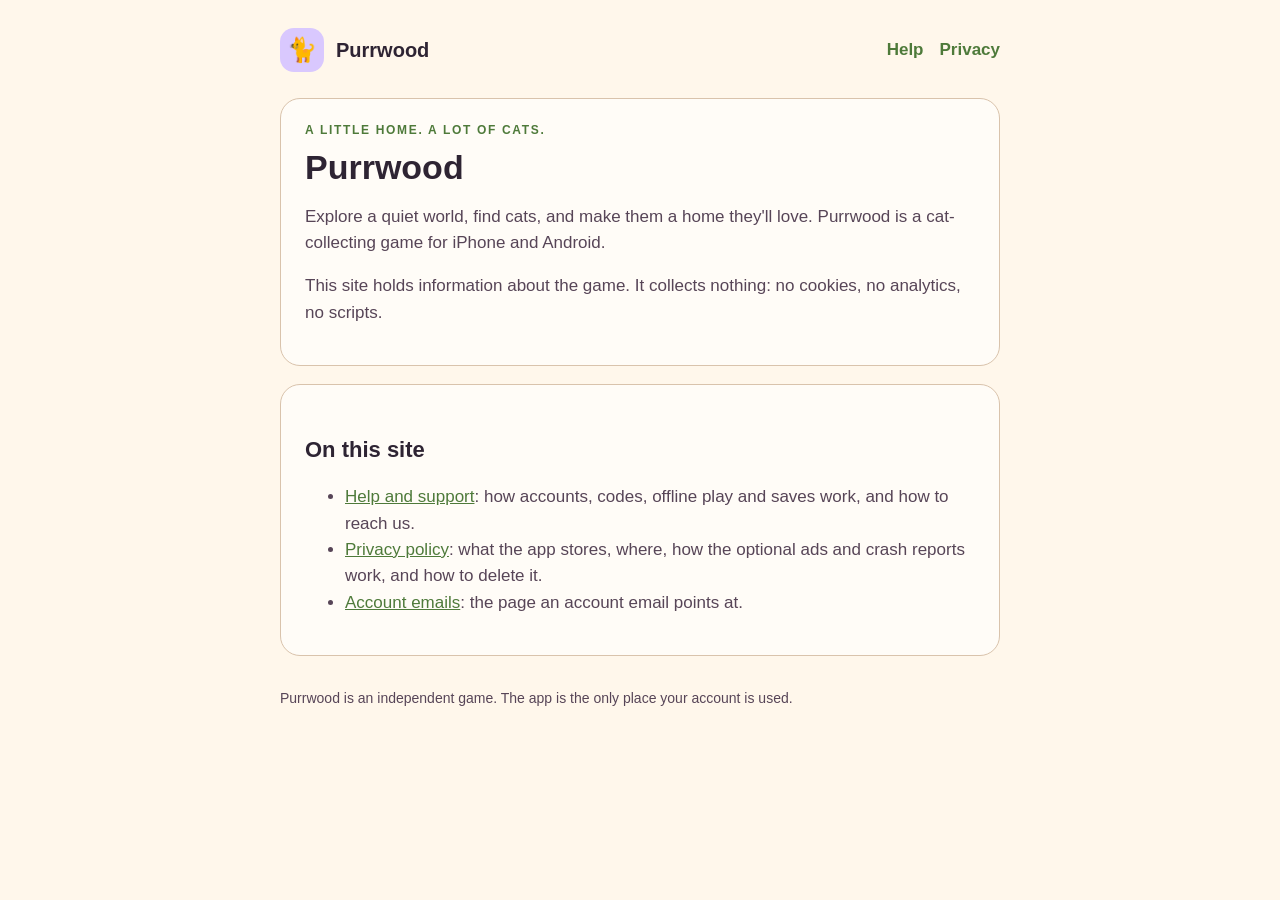
<file: index.html>
<!doctype html>
<html lang="en">
<head>
<meta charset="utf-8">
<meta name="viewport" content="width=device-width, initial-scale=1, viewport-fit=cover">
<meta http-equiv="Content-Security-Policy" content="default-src 'none'; style-src 'self'; img-src 'self' data:; base-uri 'none'; form-action 'none'">
<meta name="referrer" content="no-referrer">
<title>Purrwood</title>
<link rel="icon" href="favicon.svg" type="image/svg+xml">
<link rel="stylesheet" href="styles.css">
</head>
<body>
<header class="site">
  <div class="mark" aria-hidden="true">🐈</div>
  <a class="home" href="./">Purrwood</a>
  <nav><a href="help.html">Help</a><a href="privacy.html">Privacy</a></nav>
</header>
<main>
  <section class="card">
    <p class="eyebrow">A little home. A lot of cats.</p>
    <h1>Purrwood</h1>
    <p>Explore a quiet world, find cats, and make them a home they'll love. Purrwood is a cat-collecting game for iPhone and Android.</p>
    <p>This site holds information about the game. It collects nothing: no cookies, no analytics, no scripts.</p>
  </section>
  <section class="card">
    <h2>On this site</h2>
    <ul>
      <li><a href="help.html">Help and support</a>: how accounts, codes, offline play and saves work, and how to reach us.</li>
      <li><a href="privacy.html">Privacy policy</a>: what the app stores, where, how the optional ads and crash reports work, and how to delete it.</li>
      <li><a href="auth.html">Account emails</a>: the page an account email points at.</li>
    </ul>
  </section>
</main>
<footer>Purrwood is an independent game. The app is the only place your account is used.</footer>
</body>
</html>
</file>
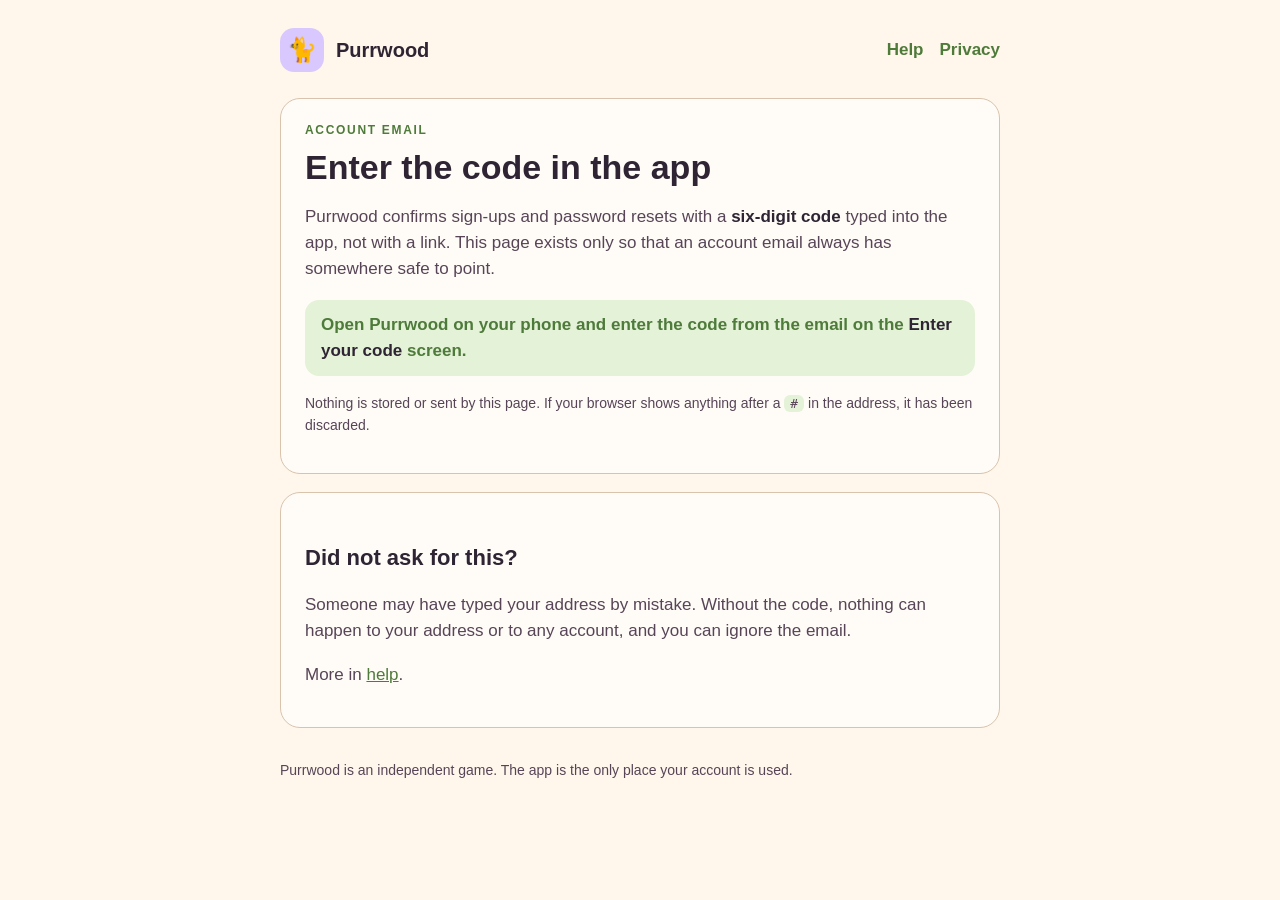
<file: auth.html>
<!doctype html>
<html lang="en">
<head>
<meta charset="utf-8">
<meta name="viewport" content="width=device-width, initial-scale=1, viewport-fit=cover">
<meta http-equiv="Content-Security-Policy" content="default-src 'none'; style-src 'self'; script-src 'self'; img-src 'self' data:; base-uri 'none'; form-action 'none'; connect-src 'none'">
<meta name="referrer" content="no-referrer">
<meta name="robots" content="noindex">
<title>Purrwood account</title>
<link rel="icon" href="favicon.svg" type="image/svg+xml">
<link rel="stylesheet" href="styles.css">
</head>
<body>
<header class="site">
  <div class="mark" aria-hidden="true">🐈</div>
  <a class="home" href="./">Purrwood</a>
  <nav><a href="help.html">Help</a><a href="privacy.html">Privacy</a></nav>
</header>
<main>
  <section class="card">
    <p class="eyebrow">Account email</p>
    <h1>Enter the code in the app</h1>
    <p>Purrwood confirms sign-ups and password resets with a <strong>six-digit code</strong> typed into the app, not with a link. This page exists only so that an account email always has somewhere safe to point.</p>
    <p class="notice" id="status">Open Purrwood on your phone and enter the code from the email on the <strong>Enter your code</strong> screen.</p>
    <p id="expired" class="warning" hidden>That link has expired or was already used. Open the app and ask for a new code.</p>
    <p class="muted">Nothing is stored or sent by this page. If your browser shows anything after a <code>#</code> in the address, it has been discarded.</p>
  </section>
  <section class="card">
    <h2>Did not ask for this?</h2>
    <p>Someone may have typed your address by mistake. Without the code, nothing can happen to your address or to any account, and you can ignore the email.</p>
    <p>More in <a href="help.html">help</a>.</p>
  </section>
</main>
<footer>Purrwood is an independent game. The app is the only place your account is used.</footer>
<script src="auth.js"></script>
</body>
</html>
</file>
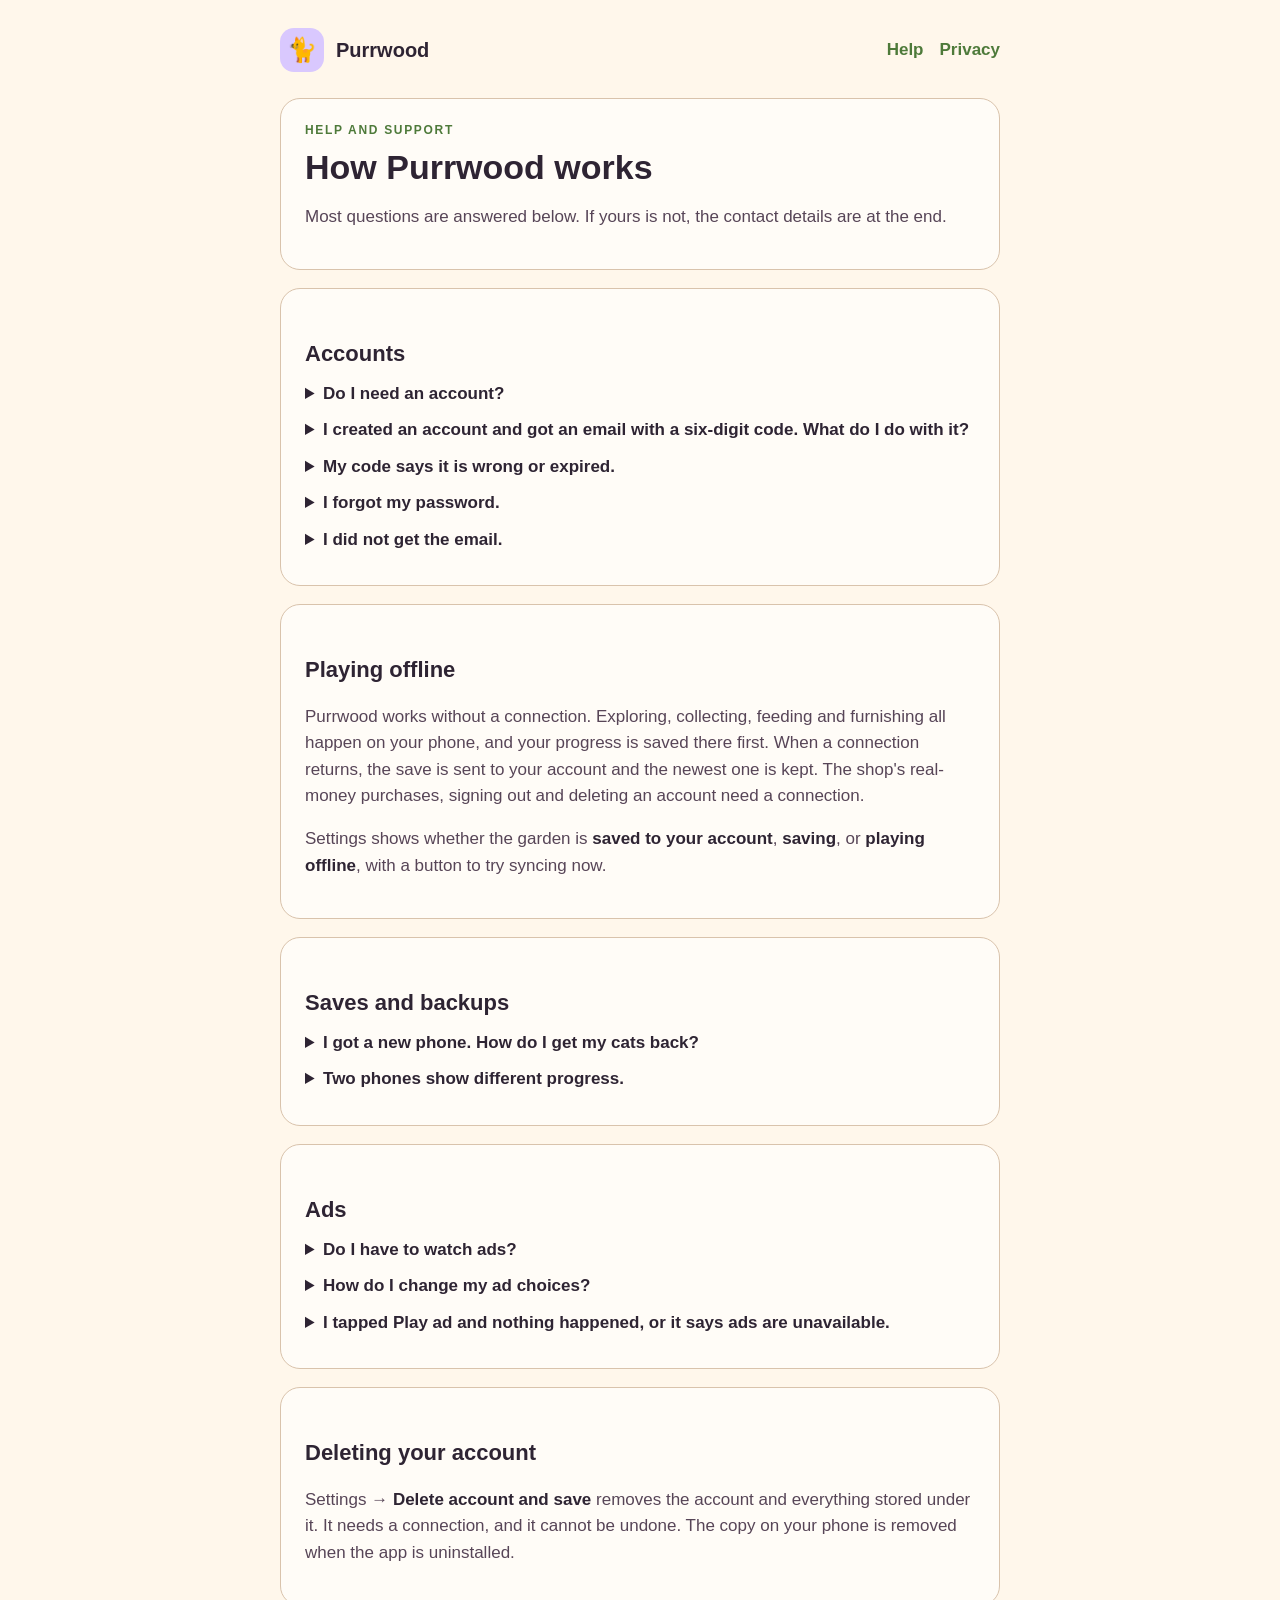
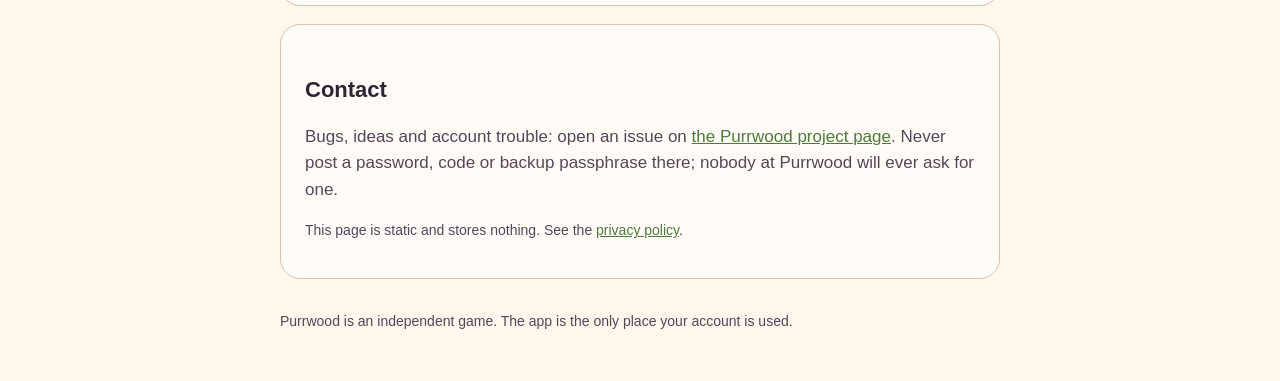
<file: help.html>
<!doctype html>
<html lang="en">
<head>
<meta charset="utf-8">
<meta name="viewport" content="width=device-width, initial-scale=1, viewport-fit=cover">
<meta http-equiv="Content-Security-Policy" content="default-src 'none'; style-src 'self'; img-src 'self' data:; base-uri 'none'; form-action 'none'">
<meta name="referrer" content="no-referrer">
<title>Purrwood help</title>
<link rel="icon" href="favicon.svg" type="image/svg+xml">
<link rel="stylesheet" href="styles.css">
</head>
<body>
<header class="site">
  <div class="mark" aria-hidden="true">🐈</div>
  <a class="home" href="./">Purrwood</a>
  <nav><a href="help.html">Help</a><a href="privacy.html">Privacy</a></nav>
</header>
<main>
  <section class="card">
    <p class="eyebrow">Help and support</p>
    <h1>How Purrwood works</h1>
    <p>Most questions are answered below. If yours is not, the contact details are at the end.</p>
  </section>

  <section class="card">
    <h2>Accounts</h2>
    <details>
      <summary>Do I need an account?</summary>
      <p>No. <strong>Continue as guest</strong> starts a garden right away. An account is only what lets that garden come back on another phone or after a reinstall. You can add an email or Apple sign-in to a guest garden at any time from Settings, and the garden stays exactly as it is.</p>
    </details>
    <details>
      <summary>I created an account and got an email with a six-digit code. What do I do with it?</summary>
      <p>Type it into the app on the <strong>Enter your code</strong> screen. Codes are entered in the app only; there is no link to tap and nothing to do on this website. If the app has closed, open it again and the code screen is still waiting.</p>
    </details>
    <details>
      <summary>My code says it is wrong or expired.</summary>
      <p>Codes last a short while. Go back, ask for another, and enter the newest one. Check that you are entering it on the same phone the request came from.</p>
    </details>
    <details>
      <summary>I forgot my password.</summary>
      <p>On the sign-in screen choose <strong>I forgot my password</strong>. If the address has an account, a code is emailed to it; enter the code and choose a new password. Finishing a reset signs out every other phone that was using the account.</p>
    </details>
    <details>
      <summary>I did not get the email.</summary>
      <p>Check spam and any promotions folder, and confirm the address is spelled correctly. For safety the app shows the same message whether or not an address has an account, so a missing email is not proof that one exists.</p>
    </details>
  </section>

  <section class="card">
    <h2>Playing offline</h2>
    <p>Purrwood works without a connection. Exploring, collecting, feeding and furnishing all happen on your phone, and your progress is saved there first. When a connection returns, the save is sent to your account and the newest one is kept. The shop's real-money purchases, signing out and deleting an account need a connection.</p>
    <p>Settings shows whether the garden is <strong>saved to your account</strong>, <strong>saving</strong>, or <strong>playing offline</strong>, with a button to try syncing now.</p>
  </section>

  <section class="card">
    <h2>Saves and backups</h2>
    <details>
      <summary>I got a new phone. How do I get my cats back?</summary>
      <p>Sign in with the same email or Apple account and the garden comes down from your account. If you only ever played as a guest and never added an account, the save lives on the old phone only. You can also move a save by hand with an encrypted backup file from Settings, which needs a passphrase you choose.</p>
    </details>
    <details>
      <summary>Two phones show different progress.</summary>
      <p>Each phone plays on its own and syncs when it can. The account keeps whichever save has gone furthest. Playing on both at once is fine; playing on one while the other is offline for a long time means the further one wins when both reconnect.</p>
    </details>
  </section>

  <section class="card">
    <h2>Ads</h2>
    <details>
      <summary>Do I have to watch ads?</summary>
      <p>No. Purrwood has optional rewarded video ads: tap <strong>Play ad</strong> for a bonus such as another go at a daily activity or some Tokens. Nothing in the game needs one, and no ad appears unless you ask for it.</p>
    </details>
    <details>
      <summary>How do I change my ad choices?</summary>
      <p>Open <strong>Settings → Ad privacy choices</strong> to see or change what you agreed to. Purrwood does not ask for tracking permission on iPhone. On Android you can reset your advertising ID in your phone's Settings. The <a href="privacy.html#ads">privacy policy</a> explains what the ads use.</p>
    </details>
    <details>
      <summary>I tapped Play ad and nothing happened, or it says ads are unavailable.</summary>
      <p>Ads need a connection and a moment to load, and sometimes there is no ad to show right now, or an ad choice above means none can be requested. Try again later. If you watched an ad to the end and the reward has not arrived, open the same place again: it is confirmed with the server and can take a minute.</p>
    </details>
  </section>

  <section class="card">
    <h2>Deleting your account</h2>
    <p>Settings → <strong>Delete account and save</strong> removes the account and everything stored under it. It needs a connection, and it cannot be undone. The copy on your phone is removed when the app is uninstalled.</p>
  </section>

  <section class="card">
    <h2>Contact</h2>
    <p>Bugs, ideas and account trouble: open an issue on <a href="https://github.com/Can1Cyp2/Purrwood/issues">the Purrwood project page</a>. Never post a password, code or backup passphrase there; nobody at Purrwood will ever ask for one.</p>
    <p class="muted">This page is static and stores nothing. See the <a href="privacy.html">privacy policy</a>.</p>
  </section>
</main>
<footer>Purrwood is an independent game. The app is the only place your account is used.</footer>
</body>
</html>
</file>
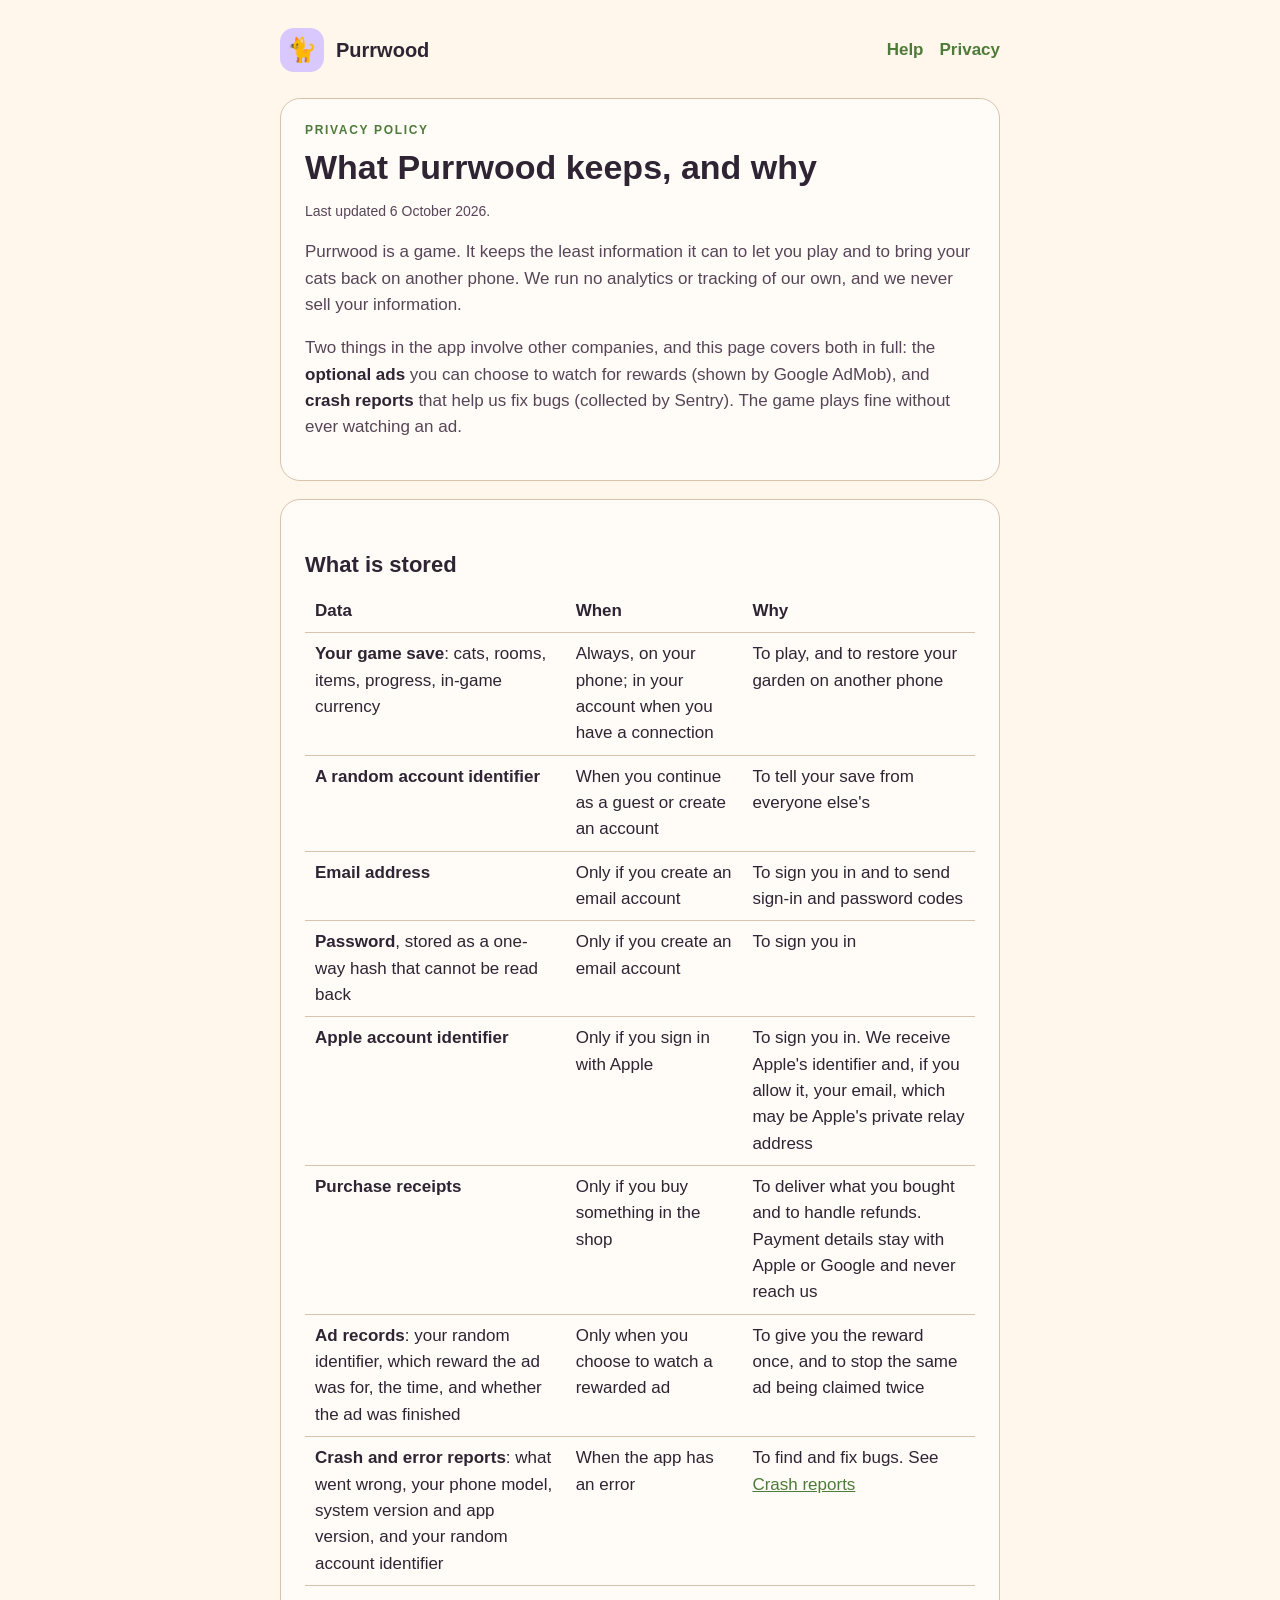
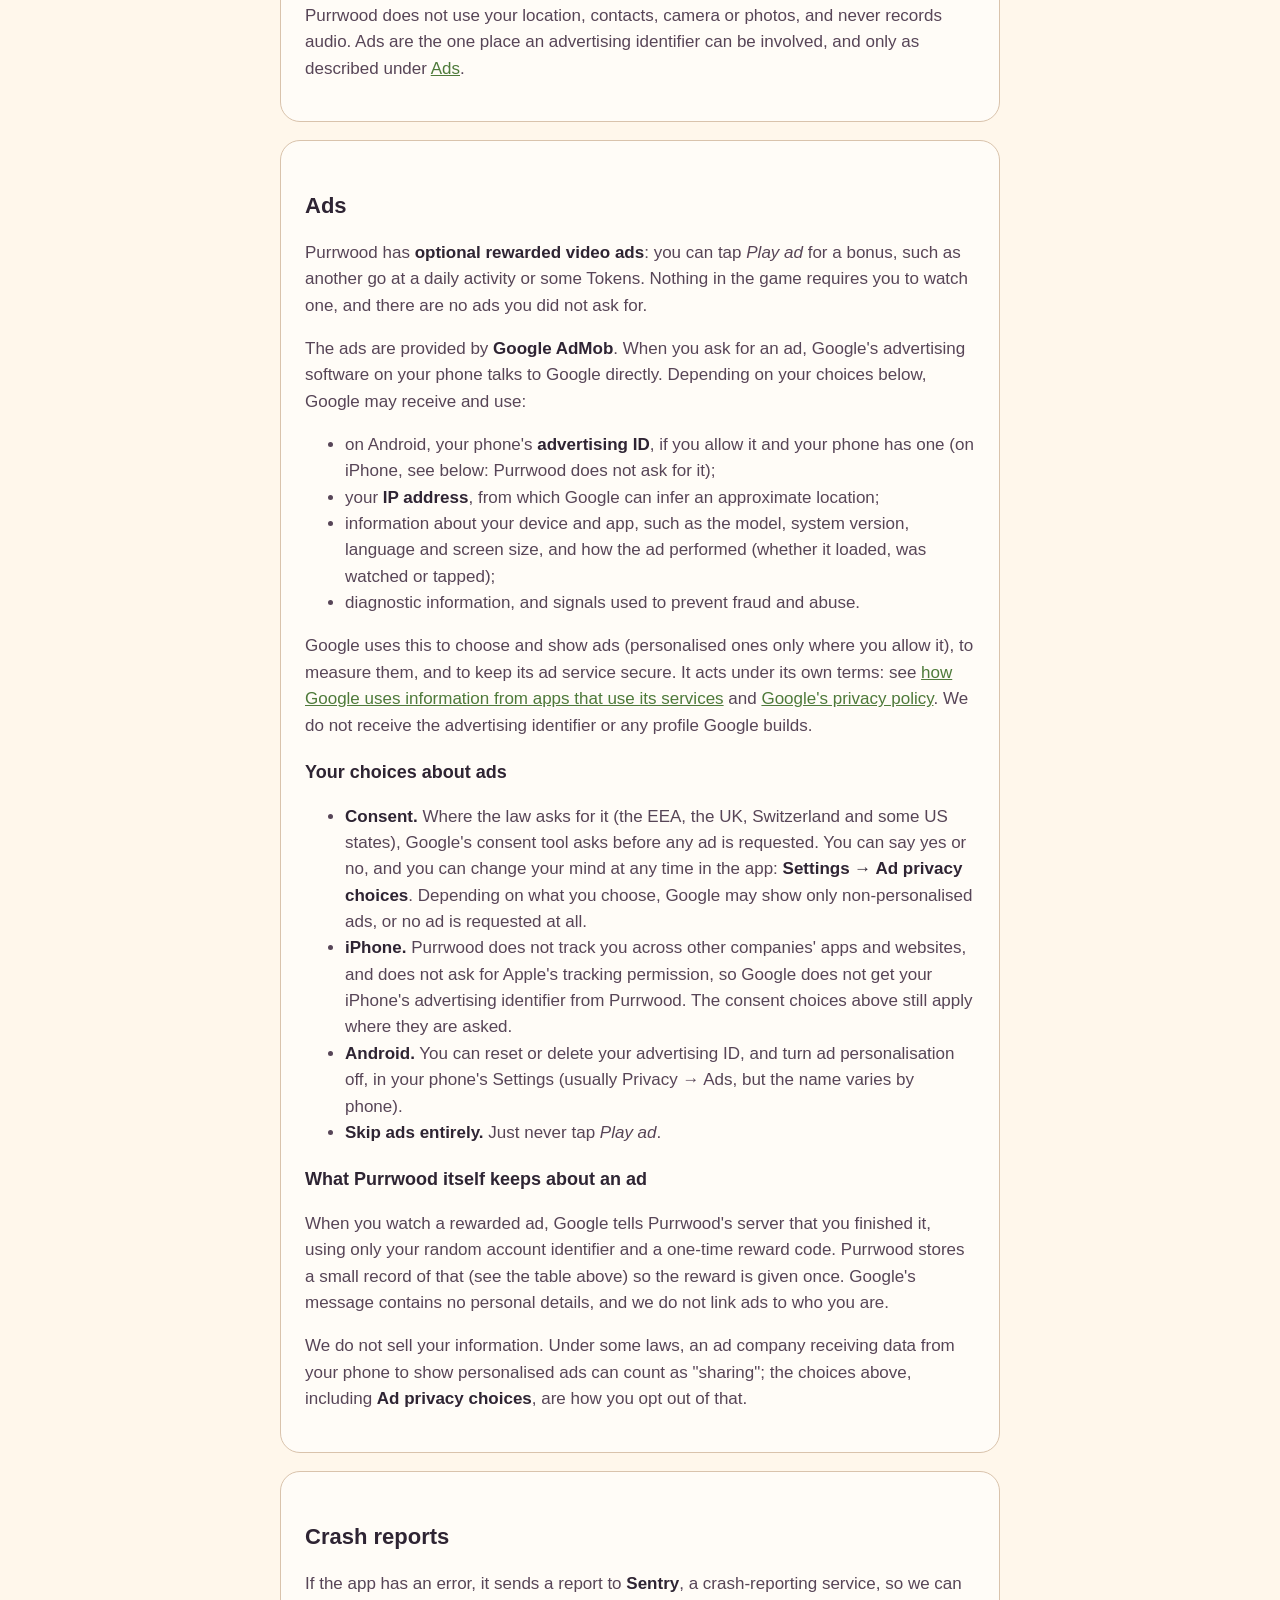
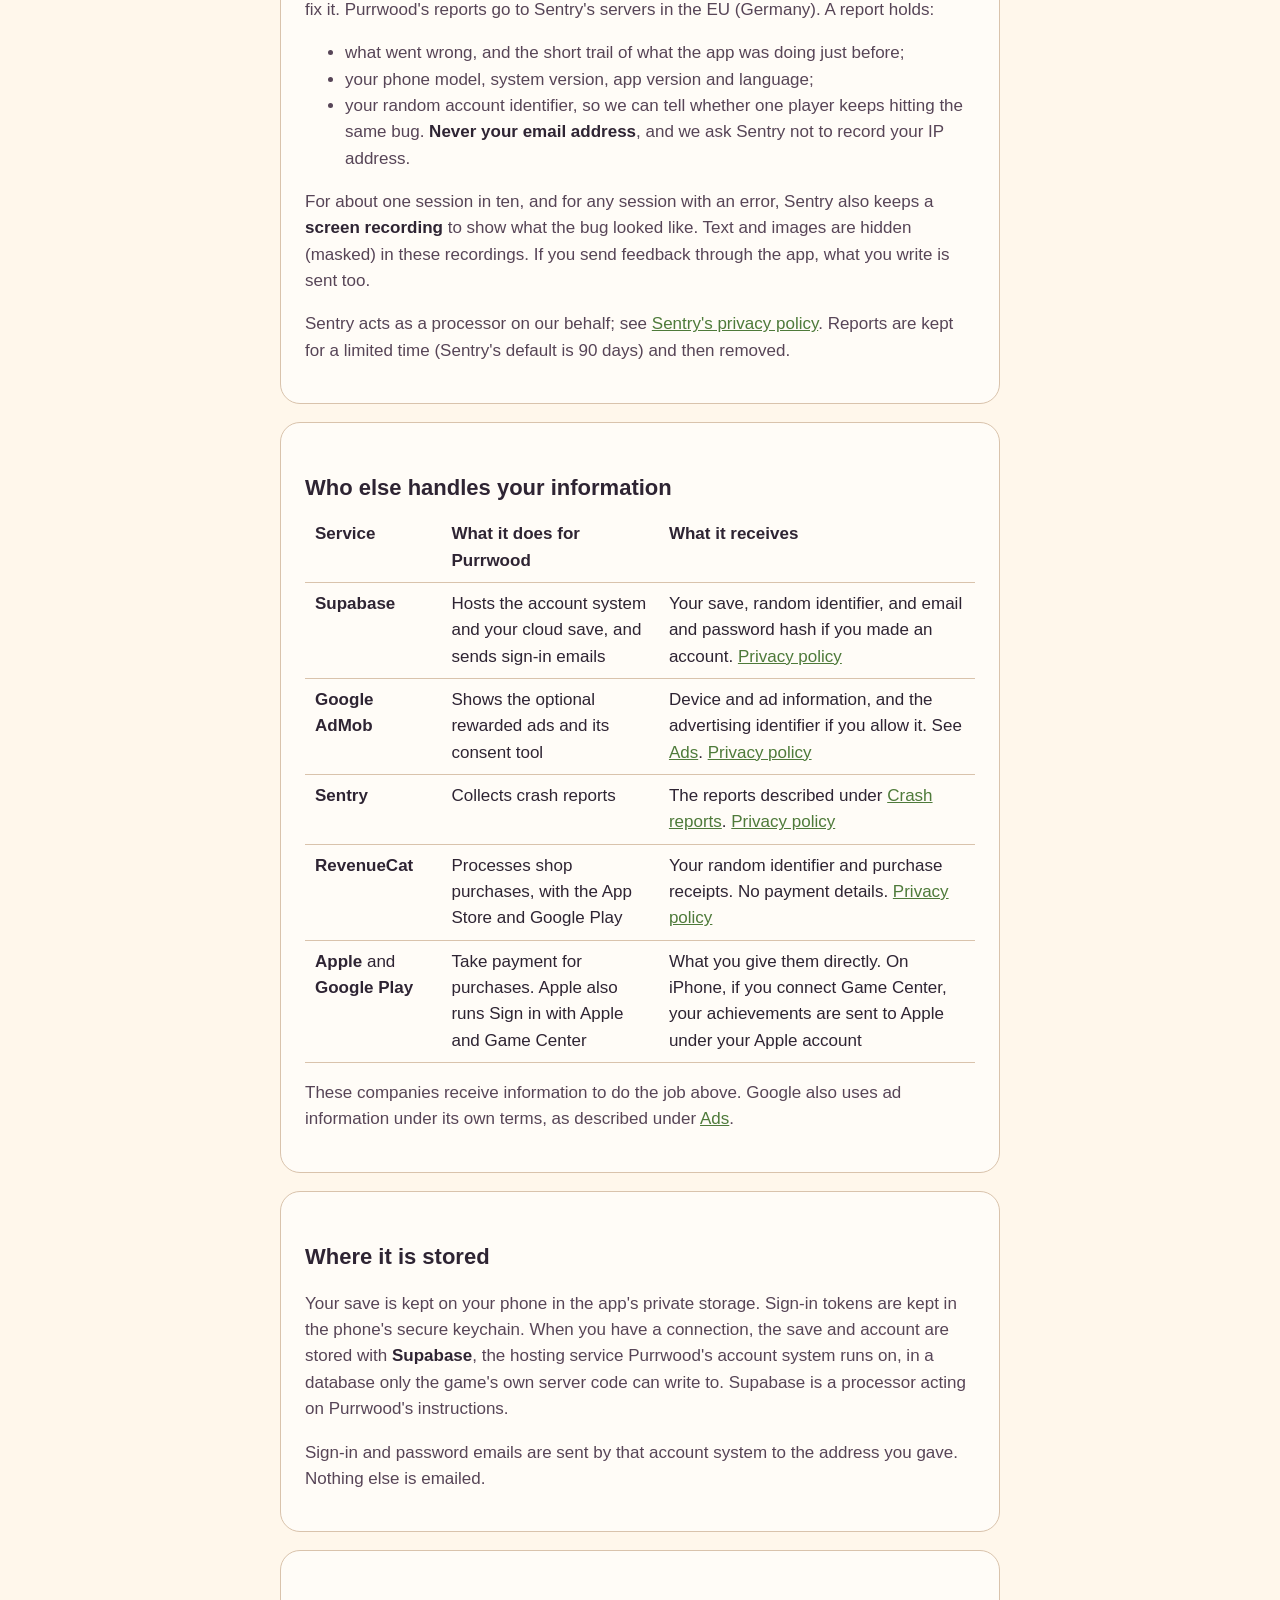
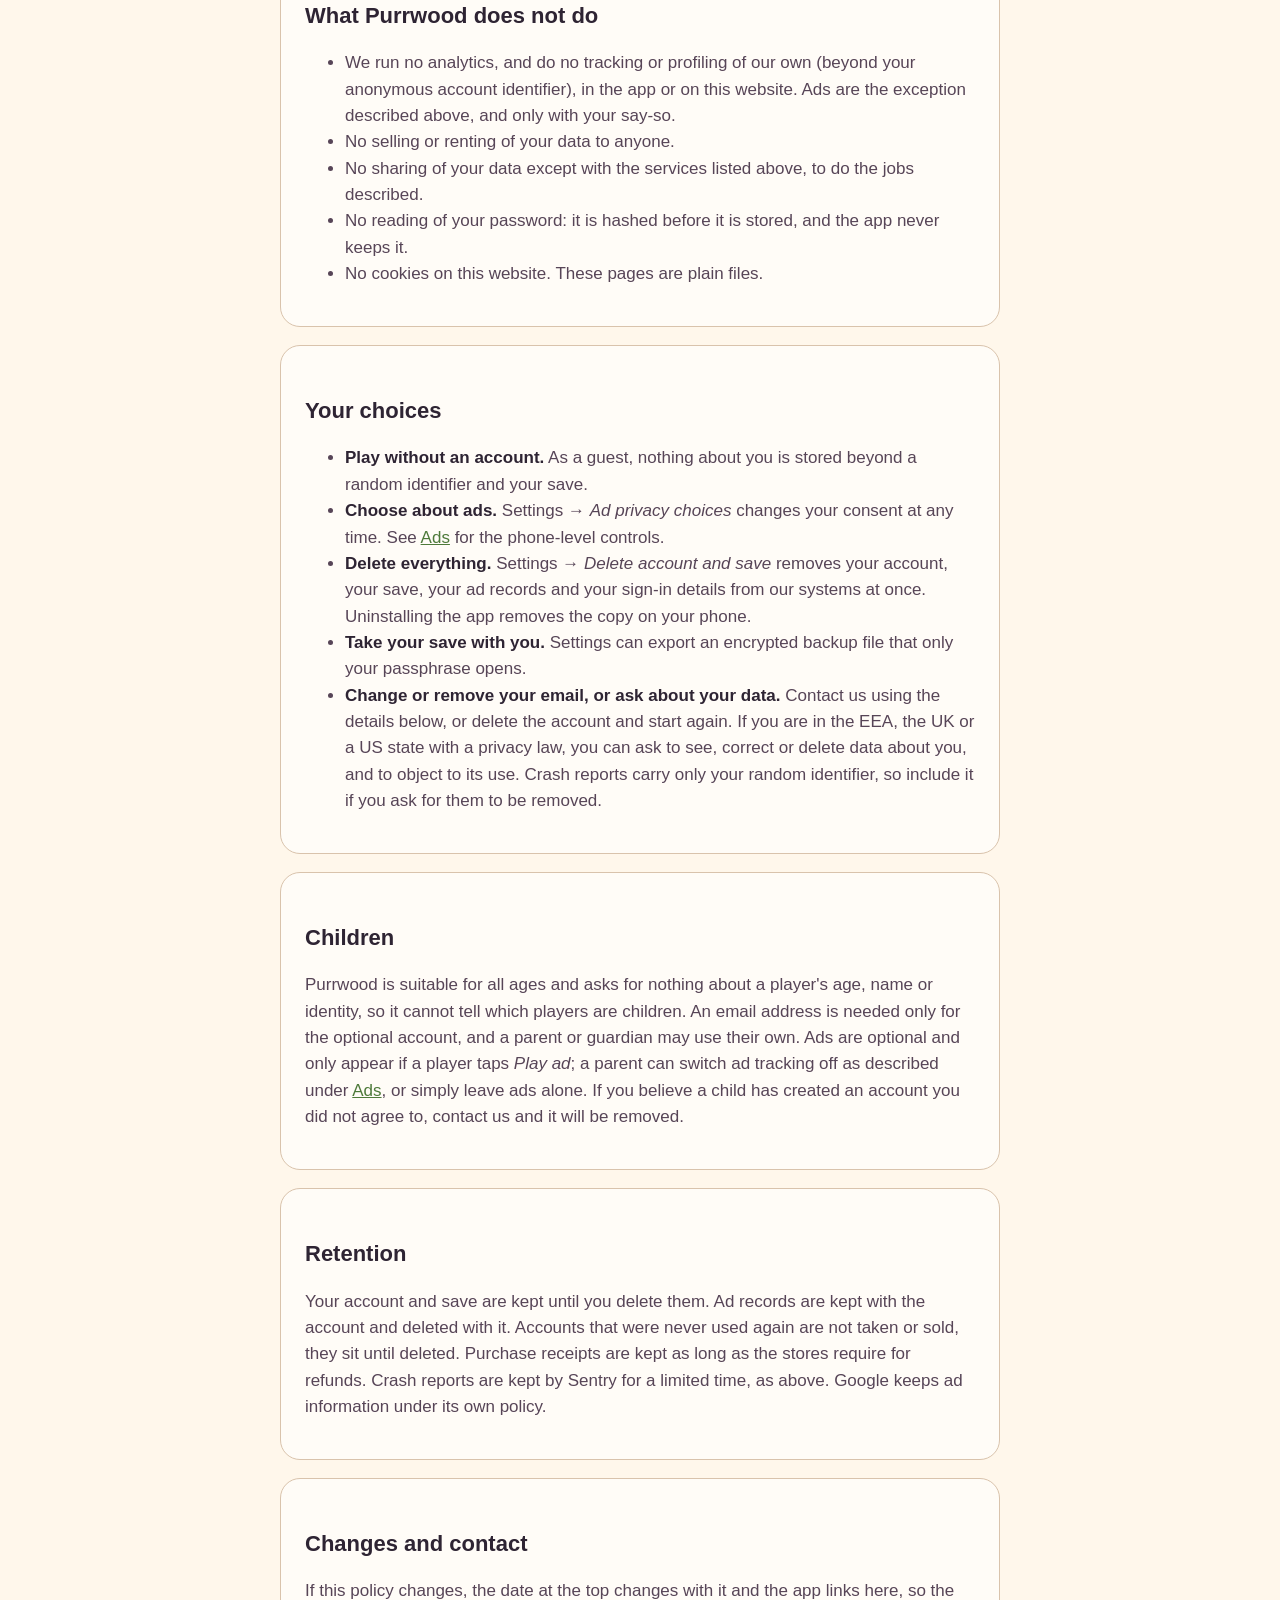
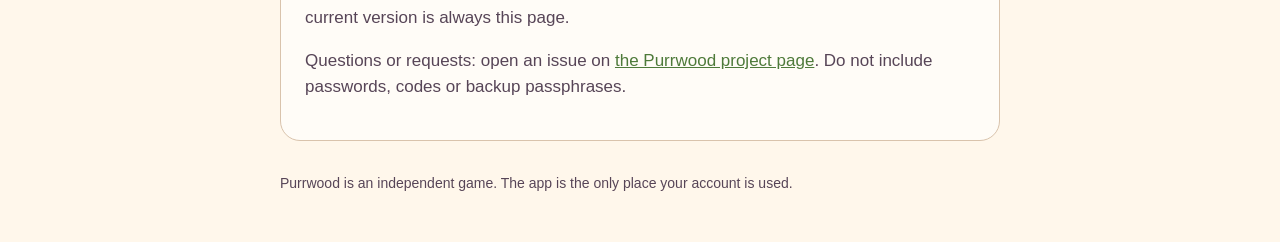
<file: privacy.html>
<!doctype html>
<html lang="en">
<head>
<meta charset="utf-8">
<meta name="viewport" content="width=device-width, initial-scale=1, viewport-fit=cover">
<meta http-equiv="Content-Security-Policy" content="default-src 'none'; style-src 'self'; img-src 'self' data:; base-uri 'none'; form-action 'none'">
<meta name="referrer" content="no-referrer">
<title>Purrwood privacy policy</title>
<link rel="icon" href="favicon.svg" type="image/svg+xml">
<link rel="stylesheet" href="styles.css">
</head>
<body>
<header class="site">
  <div class="mark" aria-hidden="true">🐈</div>
  <a class="home" href="./">Purrwood</a>
  <nav><a href="help.html">Help</a><a href="privacy.html">Privacy</a></nav>
</header>
<main>
  <section class="card">
    <p class="eyebrow">Privacy policy</p>
    <h1>What Purrwood keeps, and why</h1>
    <p class="muted">Last updated 6 October 2026.</p>
    <p>Purrwood is a game. It keeps the least information it can to let you play and to bring your cats back on another phone.
      We run no analytics or tracking of our own, and we never sell your information.</p>
    <p>Two things in the app involve other companies, and this page covers both in full: the <strong>optional ads</strong> you can choose to watch for rewards (shown by Google AdMob), and <strong>crash reports</strong> that help us fix bugs (collected by Sentry).
      The game plays fine without ever watching an ad.</p>
  </section>

  <section class="card">
    <h2>What is stored</h2>
    <div class="table-wrap">
    <table>
      <tr><th>Data</th><th>When</th><th>Why</th></tr>
      <tr><td><strong>Your game save</strong>: cats, rooms, items, progress, in-game currency</td><td>Always, on your phone; in your account when you have a connection</td><td>To play, and to restore your garden on another phone</td></tr>
      <tr><td><strong>A random account identifier</strong></td><td>When you continue as a guest or create an account</td><td>To tell your save from everyone else's</td></tr>
      <tr><td><strong>Email address</strong></td><td>Only if you create an email account</td><td>To sign you in and to send sign-in and password codes</td></tr>
      <tr><td><strong>Password</strong>, stored as a one-way hash that cannot be read back</td><td>Only if you create an email account</td><td>To sign you in</td></tr>
      <tr><td><strong>Apple account identifier</strong></td><td>Only if you sign in with Apple</td><td>To sign you in. We receive Apple's identifier and, if you allow it, your email, which may be Apple's private relay address</td></tr>
      <tr><td><strong>Purchase receipts</strong></td><td>Only if you buy something in the shop</td><td>To deliver what you bought and to handle refunds. Payment details stay with Apple or Google and never reach us</td></tr>
      <tr><td><strong>Ad records</strong>: your random identifier, which reward the ad was for, the time, and whether the ad was finished</td><td>Only when you choose to watch a rewarded ad</td><td>To give you the reward once, and to stop the same ad being claimed twice</td></tr>
      <tr><td><strong>Crash and error reports</strong>: what went wrong, your phone model, system version and app version, and your random account identifier</td><td>When the app has an error</td><td>To find and fix bugs. See <a href="#crash-reports">Crash reports</a></td></tr>
    </table>
    </div>
    <p>Purrwood does not use your location, contacts, camera or photos, and never records audio. Ads are the one place an advertising identifier can be involved, and only as described under <a href="#ads">Ads</a>.</p>
  </section>

  <section class="card" id="ads">
    <h2>Ads</h2>
    <p>Purrwood has <strong>optional rewarded video ads</strong>: you can tap <em>Play ad</em> for a bonus, such as another go at a daily activity or some Tokens. Nothing in the game requires you to watch one, and there are no ads you did not ask for.</p>
    <p>The ads are provided by <strong>Google AdMob</strong>. When you ask for an ad, Google's advertising software on your phone talks to Google directly. Depending on your choices below, Google may receive and use:</p>
    <ul>
      <li>on Android, your phone's <strong>advertising ID</strong>, if you allow it and your phone has one (on iPhone, see below: Purrwood does not ask for it);</li>
      <li>your <strong>IP address</strong>, from which Google can infer an approximate location;</li>
      <li>information about your device and app, such as the model, system version, language and screen size, and how the ad performed (whether it loaded, was watched or tapped);</li>
      <li>diagnostic information, and signals used to prevent fraud and abuse.</li>
    </ul>
    <p>Google uses this to choose and show ads (personalised ones only where you allow it), to measure them, and to keep its ad service secure. It acts under its own terms: see <a href="https://policies.google.com/technologies/partner-sites">how Google uses information from apps that use its services</a> and <a href="https://policies.google.com/privacy">Google's privacy policy</a>. We do not receive the advertising identifier or any profile Google builds.</p>

    <h3>Your choices about ads</h3>
    <ul>
      <li><strong>Consent.</strong> Where the law asks for it (the EEA, the UK, Switzerland and some US states), Google's consent tool asks before any ad is requested. You can say yes or no, and you can change your mind at any time in the app: <strong>Settings → Ad privacy choices</strong>. Depending on what you choose, Google may show only non-personalised ads, or no ad is requested at all.</li>
      <li><strong>iPhone.</strong> Purrwood does not track you across other companies' apps and websites, and does not ask for Apple's tracking permission, so Google does not get your iPhone's advertising identifier from Purrwood. The consent choices above still apply where they are asked.</li>
      <li><strong>Android.</strong> You can reset or delete your advertising ID, and turn ad personalisation off, in your phone's Settings (usually Privacy → Ads, but the name varies by phone).</li>
      <li><strong>Skip ads entirely.</strong> Just never tap <em>Play ad</em>.</li>
    </ul>

    <h3>What Purrwood itself keeps about an ad</h3>
    <p>When you watch a rewarded ad, Google tells Purrwood's server that you finished it, using only your random account identifier and a one-time reward code. Purrwood stores a small record of that (see the table above) so the reward is given once. Google's message contains no personal details, and we do not link ads to who you are.</p>
    <p>We do not sell your information. Under some laws, an ad company receiving data from your phone to show personalised ads can count as "sharing"; the choices above, including <strong>Ad privacy choices</strong>, are how you opt out of that.</p>
  </section>

  <section class="card" id="crash-reports">
    <h2>Crash reports</h2>
    <p>If the app has an error, it sends a report to <strong>Sentry</strong>, a crash-reporting service, so we can fix it. Purrwood's reports go to Sentry's servers in the EU (Germany). A report holds:</p>
    <ul>
      <li>what went wrong, and the short trail of what the app was doing just before;</li>
      <li>your phone model, system version, app version and language;</li>
      <li>your random account identifier, so we can tell whether one player keeps hitting the same bug. <strong>Never your email address</strong>, and we ask Sentry not to record your IP address.</li>
    </ul>
    <p>For about one session in ten, and for any session with an error, Sentry also keeps a <strong>screen recording</strong> to show what the bug looked like. Text and images are hidden (masked) in these recordings. If you send feedback through the app, what you write is sent too.</p>
    <p>Sentry acts as a processor on our behalf; see <a href="https://sentry.io/privacy/">Sentry's privacy policy</a>. Reports are kept for a limited time (Sentry's default is 90 days) and then removed.</p>
  </section>

  <section class="card">
    <h2>Who else handles your information</h2>
    <div class="table-wrap">
    <table>
      <tr><th>Service</th><th>What it does for Purrwood</th><th>What it receives</th></tr>
      <tr><td><strong>Supabase</strong></td><td>Hosts the account system and your cloud save, and sends sign-in emails</td><td>Your save, random identifier, and email and password hash if you made an account. <a href="https://supabase.com/privacy">Privacy policy</a></td></tr>
      <tr><td><strong>Google AdMob</strong></td><td>Shows the optional rewarded ads and its consent tool</td><td>Device and ad information, and the advertising identifier if you allow it. See <a href="#ads">Ads</a>. <a href="https://policies.google.com/privacy">Privacy policy</a></td></tr>
      <tr><td><strong>Sentry</strong></td><td>Collects crash reports</td><td>The reports described under <a href="#crash-reports">Crash reports</a>. <a href="https://sentry.io/privacy/">Privacy policy</a></td></tr>
      <tr><td><strong>RevenueCat</strong></td><td>Processes shop purchases, with the App Store and Google Play</td><td>Your random identifier and purchase receipts. No payment details. <a href="https://www.revenuecat.com/privacy/">Privacy policy</a></td></tr>
      <tr><td><strong>Apple</strong> and <strong>Google Play</strong></td><td>Take payment for purchases. Apple also runs Sign in with Apple and Game Center</td><td>What you give them directly. On iPhone, if you connect Game Center, your achievements are sent to Apple under your Apple account</td></tr>
    </table>
    </div>
    <p>These companies receive information to do the job above. Google also uses ad information under its own terms, as described under <a href="#ads">Ads</a>.</p>
  </section>

  <section class="card">
    <h2>Where it is stored</h2>
    <p>Your save is kept on your phone in the app's private storage. Sign-in tokens are kept in the phone's secure keychain. When you have a connection, the save and account are stored with <strong>Supabase</strong>, the hosting service Purrwood's account system runs on, in a database only the game's own server code can write to. Supabase is a processor acting on Purrwood's instructions.</p>
    <p>Sign-in and password emails are sent by that account system to the address you gave. Nothing else is emailed.</p>
  </section>

  <section class="card">
    <h2>What Purrwood does not do</h2>
    <ul>
      <li>We run no analytics, and do no tracking or profiling of our own (beyond your anonymous account identifier), in the app or on this website. Ads are the exception described above, and only with your say-so.</li>
      <li>No selling or renting of your data to anyone.</li>
      <li>No sharing of your data except with the services listed above, to do the jobs described.</li>
      <li>No reading of your password: it is hashed before it is stored, and the app never keeps it.</li>
      <li>No cookies on this website. These pages are plain files.</li>
    </ul>
  </section>

  <section class="card">
    <h2>Your choices</h2>
    <ul>
      <li><strong>Play without an account.</strong> As a guest, nothing about you is stored beyond a random identifier and your save.</li>
      <li><strong>Choose about ads.</strong> Settings → <em>Ad privacy choices</em> changes your consent at any time. See <a href="#ads">Ads</a> for the phone-level controls.</li>
      <li><strong>Delete everything.</strong> Settings → <em>Delete account and save</em> removes your account, your save, your ad records and your sign-in details from our systems at once. Uninstalling the app removes the copy on your phone.</li>
      <li><strong>Take your save with you.</strong> Settings can export an encrypted backup file that only your passphrase opens.</li>
      <li><strong>Change or remove your email, or ask about your data.</strong> Contact us using the details below, or delete the account and start again. If you are in the EEA, the UK or a US state with a privacy law, you can ask to see, correct or delete data about you, and to object to its use. Crash reports carry only your random identifier, so include it if you ask for them to be removed.</li>
    </ul>
  </section>

  <section class="card">
    <h2>Children</h2>
    <p>Purrwood is suitable for all ages and asks for nothing about a player's age, name or identity, so it cannot tell which players are children. An email address is needed only for the optional account, and a parent or guardian may use their own. Ads are optional and only appear if a player taps <em>Play ad</em>; a parent can switch ad tracking off as described under <a href="#ads">Ads</a>, or simply leave ads alone. If you believe a child has created an account you did not agree to, contact us and it will be removed.</p>
  </section>

  <section class="card">
    <h2>Retention</h2>
    <p>Your account and save are kept until you delete them. Ad records are kept with the account and deleted with it. Accounts that were never used again are not taken or sold, they sit until deleted. Purchase receipts are kept as long as the stores require for refunds. Crash reports are kept by Sentry for a limited time, as above. Google keeps ad information under its own policy.</p>
  </section>

  <section class="card">
    <h2>Changes and contact</h2>
    <p>If this policy changes, the date at the top changes with it and the app links here, so the current version is always this page.</p>
    <p>Questions or requests: open an issue on <a href="https://github.com/Can1Cyp2/Purrwood/issues">the Purrwood project page</a>. Do not include passwords, codes or backup passphrases.</p>
  </section>
</main>
<footer>Purrwood is an independent game. The app is the only place your account is used.</footer>
</body>
</html>
</file>
<file: styles.css>
:root {
  --canvas: #FFF7EB;
  --surface: #FFFCF7;
  --border: #D9C3AC;
  --ink: #2E2433;
  --ink-muted: #574557;
  --moss: #4E7A3A;
  --moss-light: #E4F2D8;
  --lilac: #D9C8FE;
}

* { box-sizing: border-box; }

html { color-scheme: light; }

body {
  margin: 0;
  background: var(--canvas);
  color: var(--ink);
  font: 17px/1.55 "Segoe UI", -apple-system, BlinkMacSystemFont, Helvetica, Arial, sans-serif;
  padding: 0 16px calc(48px + env(safe-area-inset-bottom, 0px));
}

header.site {
  max-width: 720px;
  margin: 0 auto;
  padding: 28px 0 8px;
  display: flex;
  align-items: center;
  gap: 12px;
  flex-wrap: wrap;
}

header.site .mark {
  width: 44px;
  height: 44px;
  border-radius: 14px;
  background: var(--lilac);
  display: grid;
  place-items: center;
  font-size: 24px;
}

header.site a.home {
  font-weight: 800;
  font-size: 20px;
  color: var(--ink);
  text-decoration: none;
}

header.site nav {
  margin-left: auto;
  display: flex;
  gap: 16px;
  flex-wrap: wrap;
}

header.site nav a {
  color: var(--moss);
  font-weight: 700;
  text-decoration: none;
}

main {
  max-width: 720px;
  margin: 0 auto;
}

.card {
  background: var(--surface);
  border: 1px solid var(--border);
  border-radius: 20px;
  padding: 22px 24px;
  margin: 18px 0;
}

.eyebrow {
  color: var(--moss);
  font-size: 12px;
  letter-spacing: 0.14em;
  font-weight: 800;
  text-transform: uppercase;
  margin: 0 0 4px;
}

h1 { font-size: 34px; line-height: 1.15; margin: 8px 0 12px; }
h2 { font-size: 22px; margin: 26px 0 8px; }
h3 { font-size: 18px; margin: 20px 0 6px; }
p, li { color: var(--ink-muted); }
p strong, li strong { color: var(--ink); }
a { color: var(--moss); }
code { background: var(--moss-light); border-radius: 6px; padding: 1px 6px; font-size: 0.92em; }

.muted { color: var(--ink-muted); font-size: 14px; }

.notice {
  background: var(--moss-light);
  border-radius: 14px;
  padding: 12px 16px;
  color: var(--moss);
  font-weight: 700;
}

.warning {
  background: #FBE9E4;
  border-radius: 14px;
  padding: 12px 16px;
  color: #8A3B2A;
  font-weight: 700;
}

details { margin: 10px 0; }
summary { cursor: pointer; font-weight: 700; color: var(--ink); }

footer {
  max-width: 720px;
  margin: 32px auto 0;
  color: var(--ink-muted);
  font-size: 14px;
}

table { border-collapse: collapse; width: 100%; }
th, td { text-align: left; padding: 8px 10px; border-bottom: 1px solid var(--border); vertical-align: top; }
th { color: var(--ink); }
.table-wrap { overflow-x: auto; }
</file>
